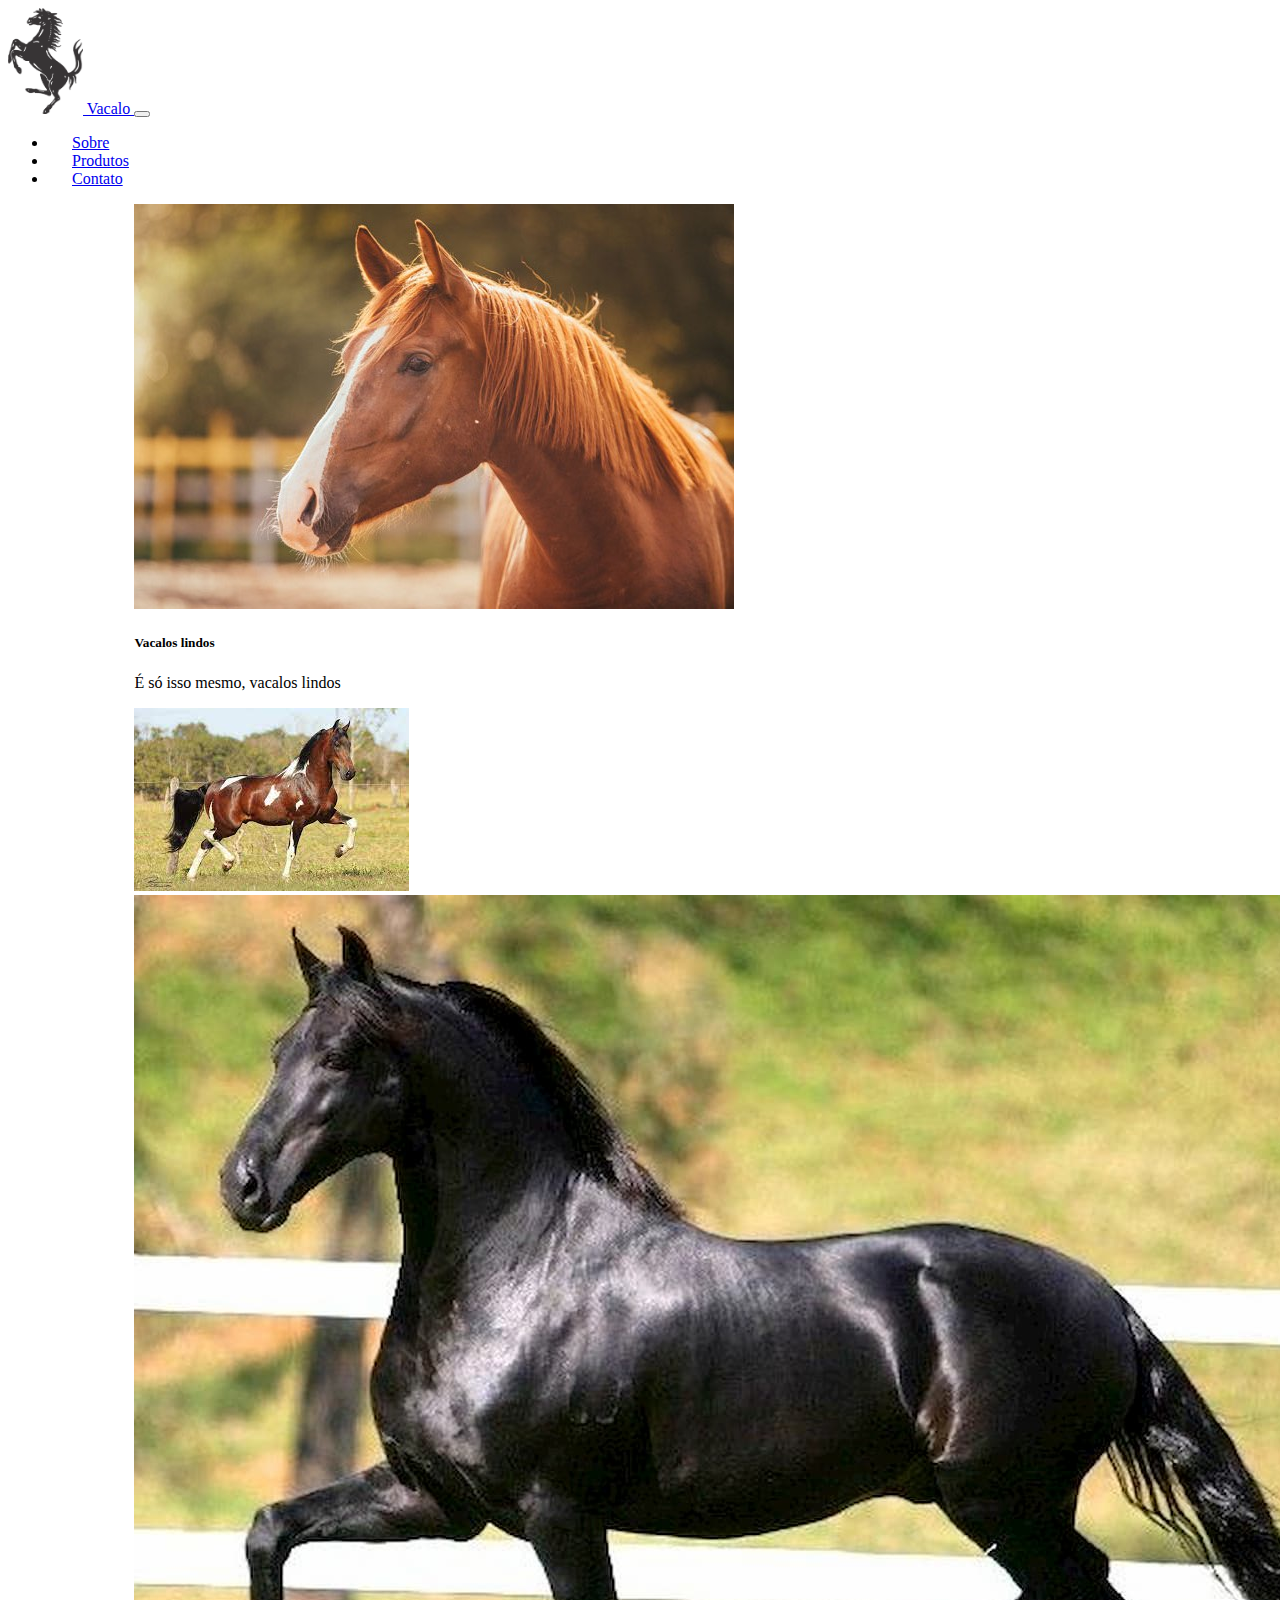
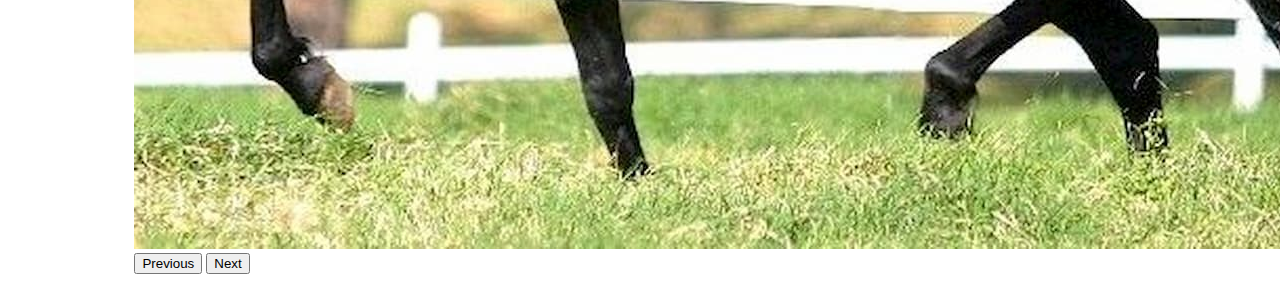
<file: src/Front-end/Bootstrap/index.html>
<!DOCTYPE html>
<html lang="en">
<head>
  <meta charset="UTF-8">
  <meta http-equiv="X-UA-Compatible" content="IE=edge">
  <meta name="viewport" content="width=device-width, initial-scale=1.0">
  <link href="https://cdn.jsdelivr.net/npm/bootstrap@5.0.1/dist/css/bootstrap.min.css" rel="stylesheet" integrity="sha384-+0n0xVW2eSR5OomGNYDnhzAbDsOXxcvSN1TPprVMTNDbiYZCxYbOOl7+AMvyTG2x" crossorigin="anonymous">
  <link href="style.css" rel="stylesheet">
  <title>Bootstrap</title>
</head>
<body>
  <header>
    <nav class="navbar navbar-expand-lg navbar-light bg-light">
      <div class="container-fluid">
        <a class="navbar-brand" href="index.html">
          <img src="assets/logo.png" alt="Vacalo brand image" width="75px" heigh="75px" class="d-inline-block align-text-center">
          Vacalo
        </a>
        <button class="navbar-toggler" type="button" data-bs-toggle="collapse" data-bs-target="#navbarSupportedContent" aria-controls="navbarSupportedContent" aria-expanded="false" aria-label="Toggle navigation">
          <span class="navbar-toggler-icon"></span>
        </button>
        <div class="collapse navbar-collapse" id="navbarSupportedContent">
          <ul class="navbar-nav me-auto mb-2 mb-lg-0">
            <li class="nav-item">
              <a class="nav-link" href="#">Sobre</a>
            </li>
            
            <li class="nav-item">
              <a class="nav-link" href="#">Produtos</a>
            </li>
            
            <li class="nav-item">
              <a class="nav-link" href="#">Contato</a>
            </li>
          </ul>
        </div>
      </div>
    </nav>
  </header>
  <main>
    <section id="carousel-section">
      <div id="vacalo-slider" class="carousel slide" data-bs-ride="carousel">
        <div class="carousel-inner">
          <div class="carousel-item active">
            <img src="assets/cavalo1.jpg" class="d-block w-100" alt="assets/cavalo1.jpg">
            <div class="carousel-caption d-none d-md-block">
              <h5>Vacalos lindos</h5>
              <p>É só isso mesmo, vacalos lindos</p>
            </div>
          </div>
          <div class="carousel-item">
            <img src="assets/cavalo2.jfif" class="d-block w-100" alt="assets/cavalo2.jpg">
          </div>
          <div class="carousel-item">
            <img src="assets/cavalo3.jpg" class="d-block w-100" alt="assets/cavalo3.jpg">
          </div>
        </div>
        <button class="carousel-control-prev" type="button" data-bs-target="#vacalo-slider" data-bs-slide="prev">
          <span class="carousel-control-prev-icon" aria-hidden="true"></span>
          <span class="visually-hidden">Previous</span>
        </button>
        <button class="carousel-control-next" type="button" data-bs-target="#vacalo-slider" data-bs-slide="next">
          <span class="carousel-control-next-icon" aria-hidden="true"></span>
          <span class="visually-hidden">Next</span>
        </button>
      </div>
    </section>
  </main>
  <script src="https://cdn.jsdelivr.net/npm/bootstrap@5.0.1/dist/js/bootstrap.bundle.min.js" integrity="sha384-gtEjrD/SeCtmISkJkNUaaKMoLD0//ElJ19smozuHV6z3Iehds+3Ulb9Bn9Plx0x4" crossorigin="anonymous"></script>
</body>
</html>
</file>
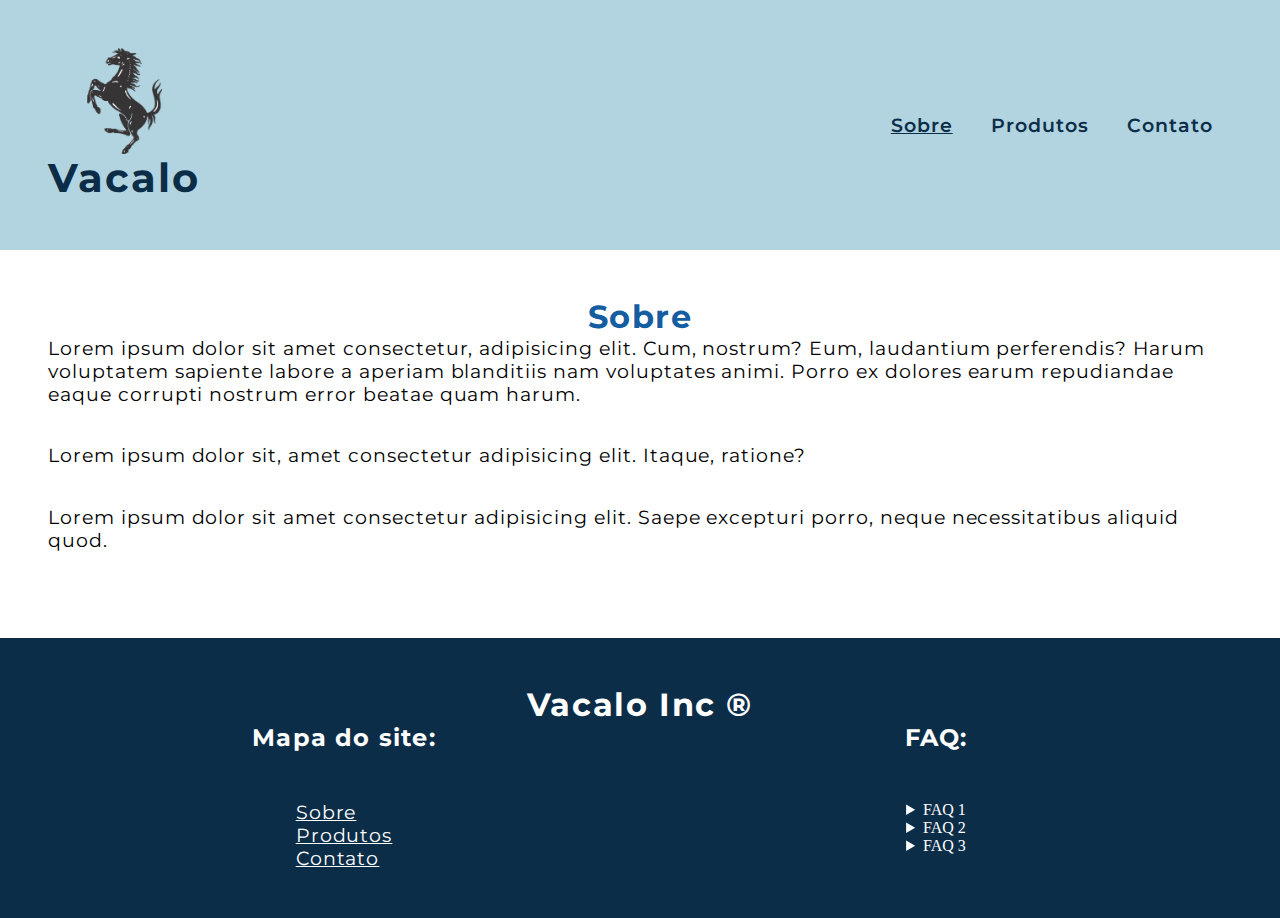
<file: src/Front-end/Componentização/index.html>
<!DOCTYPE html>
<html lang="en">
<head>
  <meta charset="UTF-8">
  <meta http-equiv="X-UA-Compatible" content="IE=edge">
  <meta name="viewport" content="width=device-width, initial-scale=1.0">
  <link href="https://fonts.googleapis.com/css2?family=Montserrat:ital,wght@0,100;0,200;0,300;0,400;0,500;0,600;0,700;0,800;0,900;1,100;1,200;1,300;1,400;1,500;1,600;1,700;1,800;1,900&display=swap" rel="stylesheet">
  <link href="styles/style.css" rel="stylesheet">
  <link href="styles/sobre.css" rel="stylesheet">
  <title>Sobre nós</title>
</head>
<body>
  <header>
    <div class="menu-brand">
      <img src="assets/logo.png" alt="Vacalo">
      <h1>Vacalo</h1>
    </div>
    <div class="menu-items">
      <ul>
        <li class="menu-item"><a id="sobre" class="link selected" href="">Sobre</a></li>
        <li class="menu-item"><a id="produtos" class="link" href="">Produtos</a></li>
        <li class="menu-item"><a id="contato" class="link" href="">Contato</a></li>
      </ul>
    </div>
  </header>
  <main>
    <section class="section-sobre">
      <h2>Sobre</h2>
      <div>
        <p>Lorem ipsum dolor sit amet consectetur, adipisicing elit. Cum, nostrum? Eum, laudantium perferendis? Harum voluptatem sapiente labore a aperiam blanditiis nam voluptates animi. Porro ex dolores earum repudiandae eaque corrupti nostrum error beatae quam harum.</p>
        <p>Lorem ipsum dolor sit, amet consectetur adipisicing elit. Itaque, ratione?</p>
        <p>Lorem ipsum dolor sit amet consectetur adipisicing elit. Saepe excepturi porro, neque necessitatibus aliquid quod.</p>
      </div>
    </section>
  </main>
  <footer>
    <h2 class="color-white">Vacalo Inc &reg;</h2>
    <div class="split">
      <div>
        <h3 class="color-white">Mapa do site:</h3>
        <ul>
          <li><a class="menu-item color-white" href="">Sobre</a></li>
          <li><a class="menu-item color-white" href="">Produtos</a></li>
          <li><a class="menu-item color-white" href="">Contato</a></li>
        </ul>
      </div>
      <div>
        <h3 class="color-white">FAQ:</h3>
        <details>
          <summary class="color-white">FAQ 1</summary>
          <p class="color-white">Lorem ipsum dolor sit amet, consectetur adipisicing elit. Est, maiores.</p>
        </details>
        
        <details>
          <summary class="color-white">FAQ 2</summary>
          <p class="color-white">Lorem ipsum dolor sit amet, consectetur adipisicing elit. Est, maiores.</p>
        </details>
        
        <details>
          <summary class="color-white">FAQ 3</summary>
          <p class="color-white">Lorem ipsum dolor sit amet, consectetur adipisicing elit. Est, maiores.</p>
        </details>
      </div>
    </div>
  </footer>
  <script src="index.js"></script>
</body>
</html>
</file>
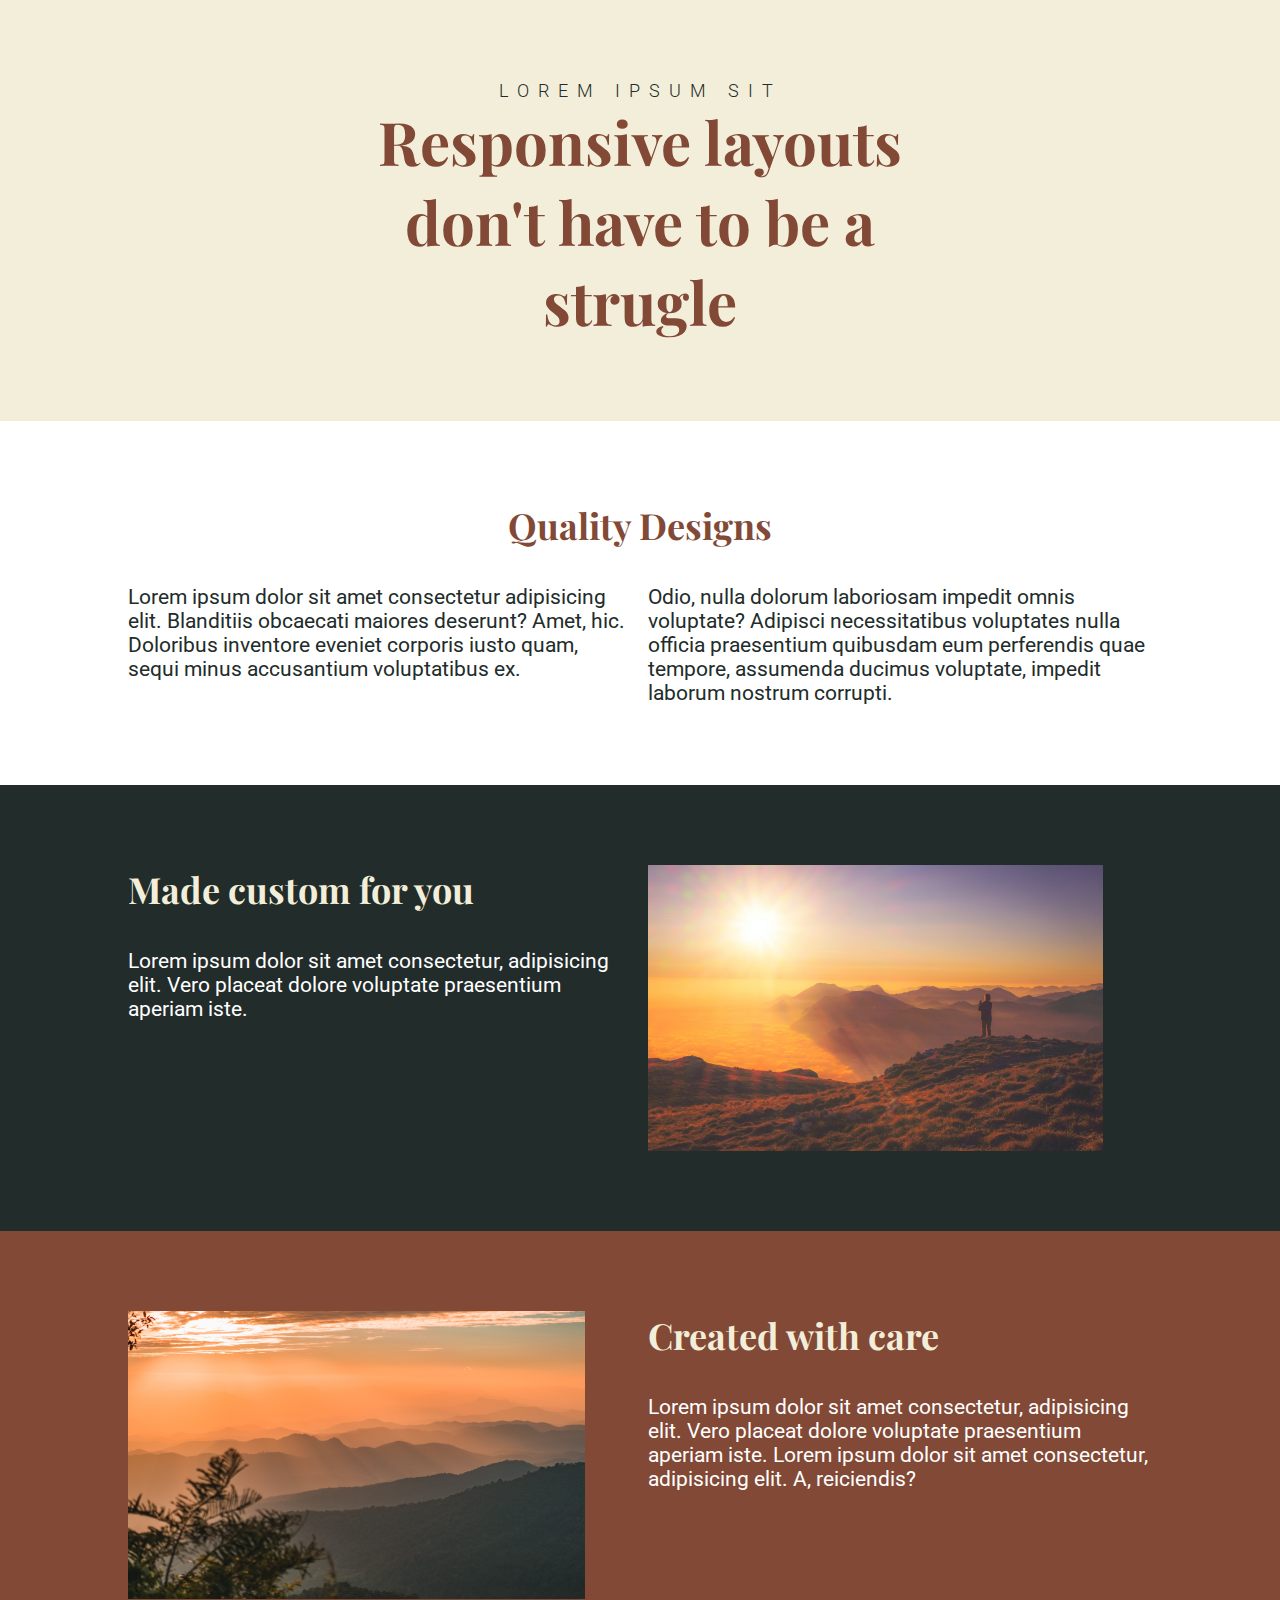
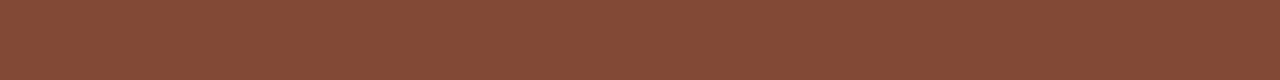
<file: src/Front-end/Desafio/index.html>
<!DOCTYPE html>
<html lang="en">
<head>
  <meta charset="UTF-8">
  <meta http-equiv="X-UA-Compatible" content="IE=edge">
  <meta name="viewport" content="width=device-width, initial-scale=1.0">
  <link rel="preconnect" href="https://fonts.gstatic.com">
  <link href="https://fonts.googleapis.com/css2?family=Playfair+Display:ital,wght@0,400;0,500;0,600;0,700;0,800;0,900;1,400;1,500;1,600;1,700;1,800;1,900&display=swap" rel="stylesheet">
  <link href="https://fonts.googleapis.com/css2?family=Roboto:ital,wght@0,100;0,300;0,400;0,500;0,700;0,900;1,100;1,300;1,400;1,500;1,700;1,900&display=swap" rel="stylesheet">
  <link rel="stylesheet" href="styles.css">
  <title>Document</title>
</head>
<body>
  <header class="conteiner --conteiner-narrow bclr-cream">
    <p class="light txt-align-center">Lorem ipsum sit</p>
    <h1 class="clr-brown txt-align-center">Responsive layouts don't have to be a strugle</h1>
  </header>
  <section class="conteiner bclr-white">
    <h2 class="clr-brown txt-align-center">Quality Designs</h2>
    <div class="split">
      <div>
        <p>Lorem ipsum dolor sit amet consectetur adipisicing elit. Blanditiis obcaecati maiores deserunt? Amet, hic. Doloribus inventore eveniet corporis iusto quam, sequi minus accusantium voluptatibus ex.</p>
      </div>
      <div>
        <p>Odio, nulla dolorum laboriosam impedit omnis voluptate? Adipisci necessitatibus voluptates nulla officia praesentium quibusdam eum perferendis quae tempore, assumenda ducimus voluptate, impedit laborum nostrum corrupti.</p>
      </div>
    </div>
  </section>
  <section class="conteiner bclr-dark">
    <div class="split">
      <div>
        <h2 class="clr-cream">Made custom for you</h2>
        <p class="clr-white">Lorem ipsum dolor sit amet consectetur, adipisicing elit. Vero placeat dolore voluptate praesentium aperiam iste.</p>
      </div>
      <div>
        <img src="assets/img1.jpeg" alt="qualquer imagem">
      </div>
    </div>
  </section>
  <section class="conteiner bclr-brown">
    <div class="split">
      <div>
        <img src="assets/img2.jpeg" alt="qualquer imagem">
      </div>
      <div>
        <h2 class="clr-cream">Created with care</h2>
        <p class="clr-white">Lorem ipsum dolor sit amet consectetur, adipisicing elit. Vero placeat dolore voluptate praesentium aperiam iste. Lorem ipsum dolor sit amet consectetur, adipisicing elit. A, reiciendis?</p>
      </div>
    </div>
  </section>
</body>
</html>
</file>
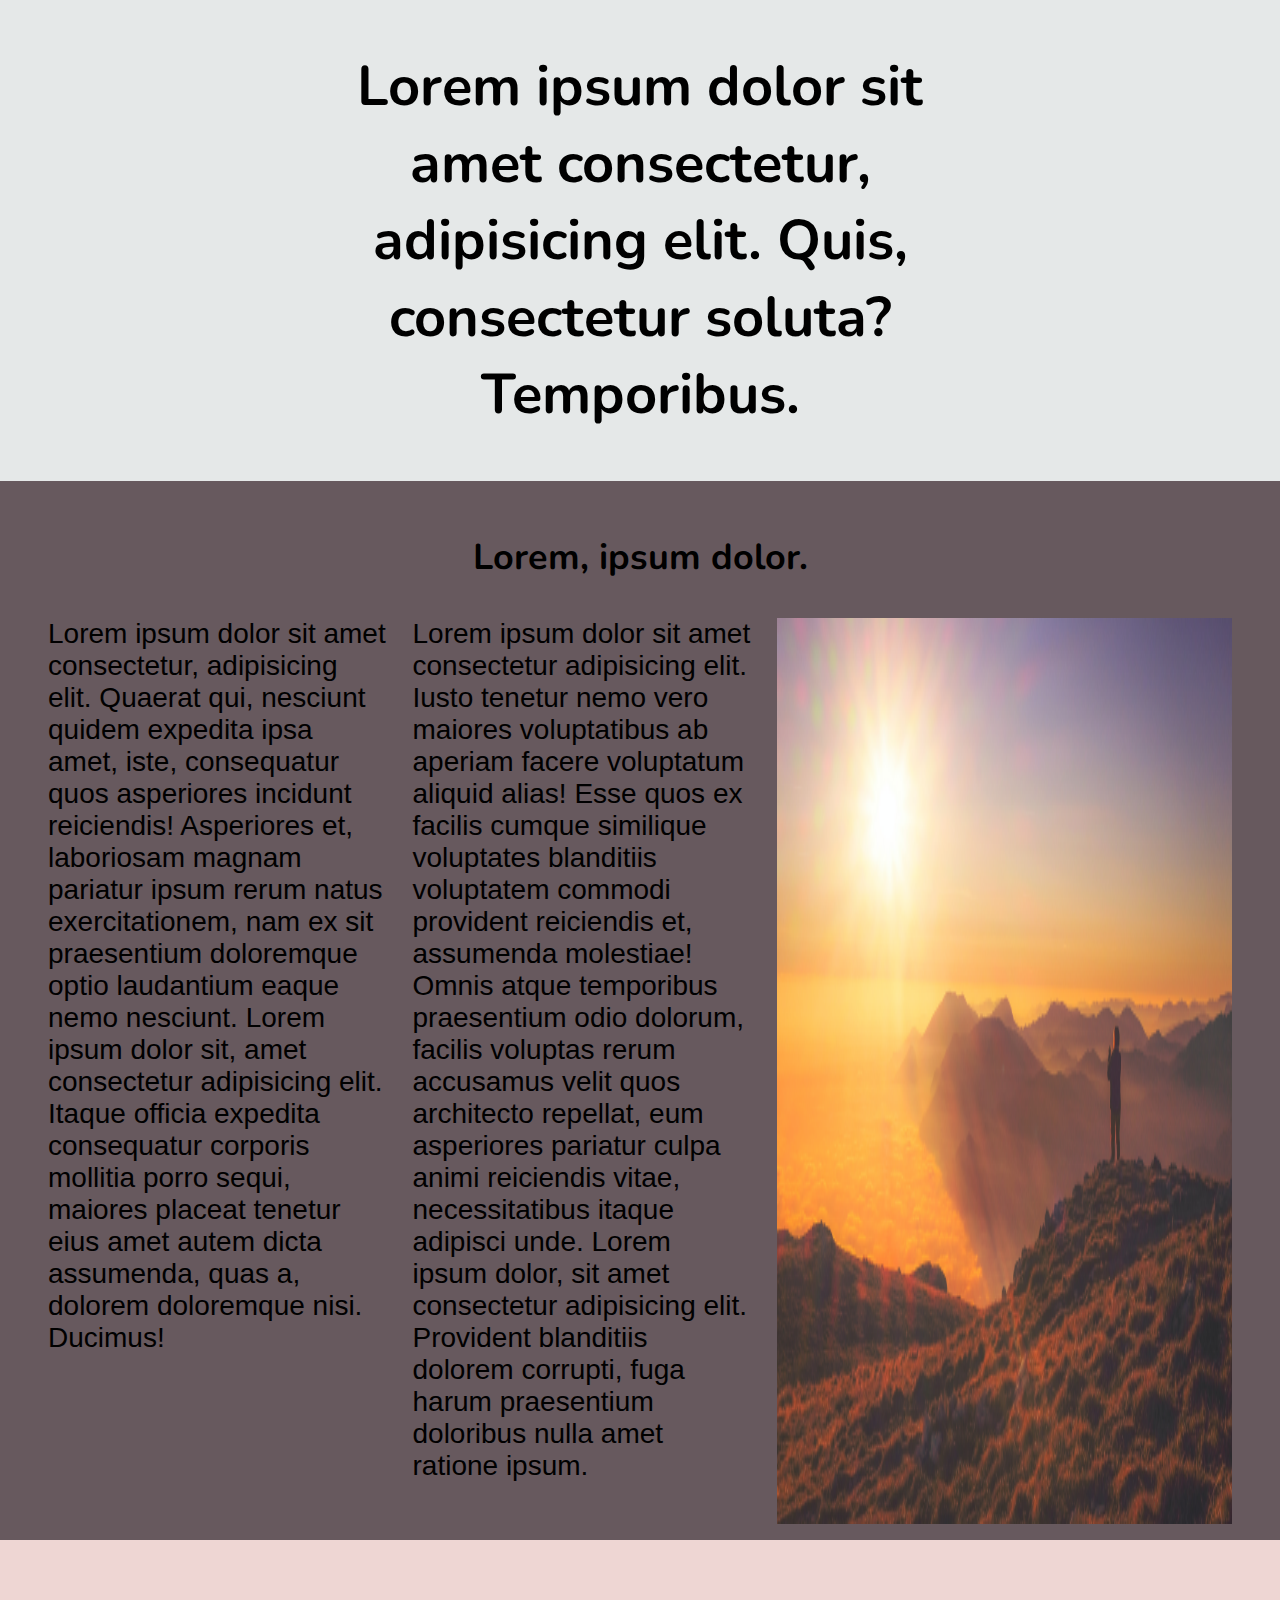
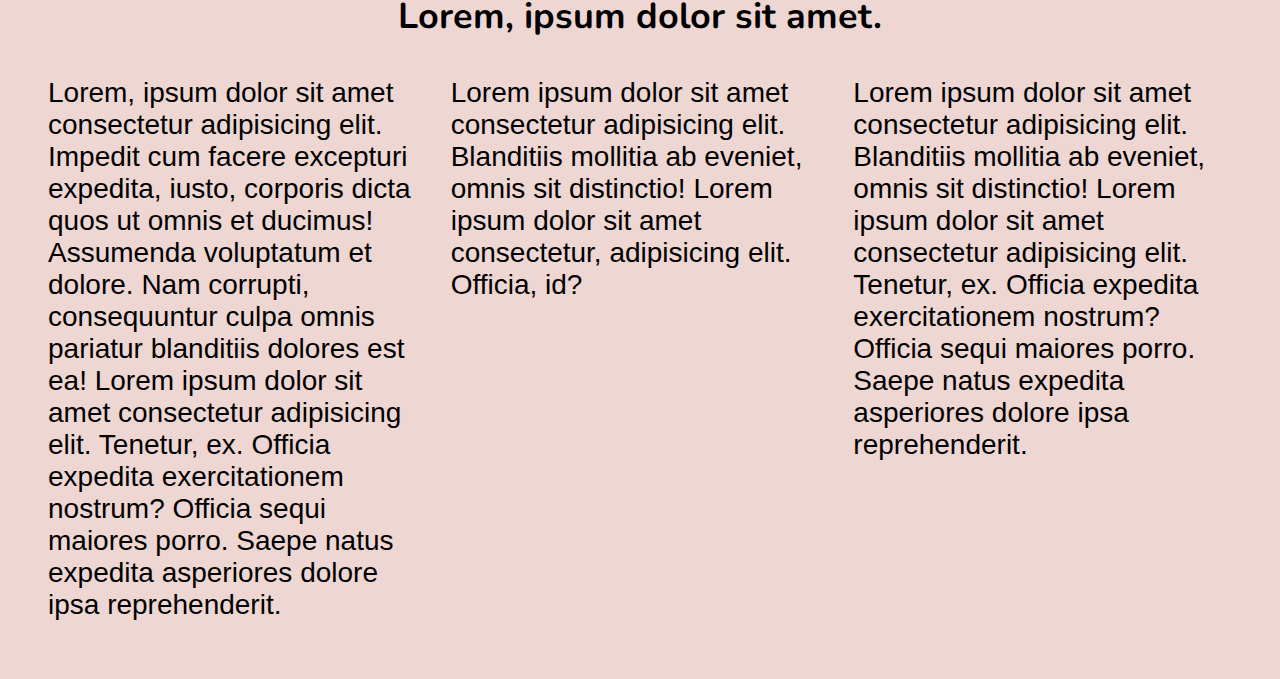
<file: src/Front-end/Responsividade/index.html>
<!DOCTYPE html>
<html lang="en">
<head>
  <meta charset="UTF-8">
  <meta http-equiv="X-UA-Compatible" content="IE=edge">
  <meta name="viewport" content="width=device-width, initial-scale=1.0">
  <title>Responsividade</title>
  <link rel="preconnect" href="https://fonts.gstatic.com">
  <link href="https://fonts.googleapis.com/css2?family=Nunito:ital,wght@0,200;0,300;0,400;0,600;0,700;0,800;0,900;1,200;1,300;1,400;1,600;1,700;1,800;1,900&display=swap" rel="stylesheet">
  <link rel="stylesheet" href="styles.css">
</head>
<body>
  <header class="bg-lighter">
    <h1>Lorem ipsum dolor sit amet consectetur, adipisicing elit. Quis, consectetur soluta? Temporibus.</h1>
  </header>
  <section class="content bg-dark">
    <h2>Lorem, ipsum dolor.</h2>
    <div class="split">
      <div class="flex-basis-100">
        <p>Lorem ipsum dolor sit amet consectetur, adipisicing elit. Quaerat qui, nesciunt quidem expedita ipsa amet, iste, consequatur quos asperiores incidunt reiciendis! Asperiores et, laboriosam magnam pariatur ipsum rerum natus exercitationem, nam ex sit praesentium doloremque optio laudantium eaque nemo nesciunt. Lorem ipsum dolor sit, amet consectetur adipisicing elit. Itaque officia expedita consequatur corporis mollitia porro sequi, maiores placeat tenetur eius amet autem dicta assumenda, quas a, dolorem doloremque nisi. Ducimus!</p>
      </div>
      <div class="flex-basis-100">
        <p>Lorem ipsum dolor sit amet consectetur adipisicing elit. Iusto tenetur nemo vero maiores voluptatibus ab aperiam facere voluptatum aliquid alias! Esse quos ex facilis cumque similique voluptates blanditiis voluptatem commodi provident reiciendis et, assumenda molestiae! Omnis atque temporibus praesentium odio dolorum, facilis voluptas rerum accusamus velit quos architecto repellat, eum asperiores pariatur culpa animi reiciendis vitae, necessitatibus itaque adipisci unde. Lorem ipsum dolor, sit amet consectetur adipisicing elit. Provident blanditiis dolorem corrupti, fuga harum praesentium doloribus nulla amet ratione ipsum.</p>
      </div>
      <img class="flex-basis-100" src="../Desafio/assets/img1.jpeg" alt="Montanhas sob o nascer do Sol e uma pessoa ao fundo">
    </div>
  </section>
  <section class="content bg-light">
    <h2>Lorem, ipsum dolor sit amet.</h2>
    <div class="split">
      <div class="flex-basis-100">
        <p>Lorem, ipsum dolor sit amet consectetur adipisicing elit. Impedit cum facere excepturi expedita, iusto, corporis dicta quos ut omnis et ducimus! Assumenda voluptatum et dolore. Nam corrupti, consequuntur culpa omnis pariatur blanditiis dolores est ea! Lorem ipsum dolor sit amet consectetur adipisicing elit. Tenetur, ex. Officia expedita exercitationem nostrum? Officia sequi maiores porro. Saepe natus expedita asperiores dolore ipsa reprehenderit.</p>
      </div>
      <div class="flex-basis-100">
        <p>Lorem ipsum dolor sit amet consectetur adipisicing elit. Blanditiis mollitia ab eveniet, omnis sit distinctio! Lorem ipsum dolor sit amet consectetur, adipisicing elit. Officia, id?</p>
      </div>
      <div class="flex-basis-100">
        <p>Lorem ipsum dolor sit amet consectetur adipisicing elit. Blanditiis mollitia ab eveniet, omnis sit distinctio! Lorem ipsum dolor sit amet consectetur adipisicing elit. Tenetur, ex. Officia expedita exercitationem nostrum? Officia sequi maiores porro. Saepe natus expedita asperiores dolore ipsa reprehenderit.</p>
      </div>
    </div>
  </section>
</body>
</html>
</file>
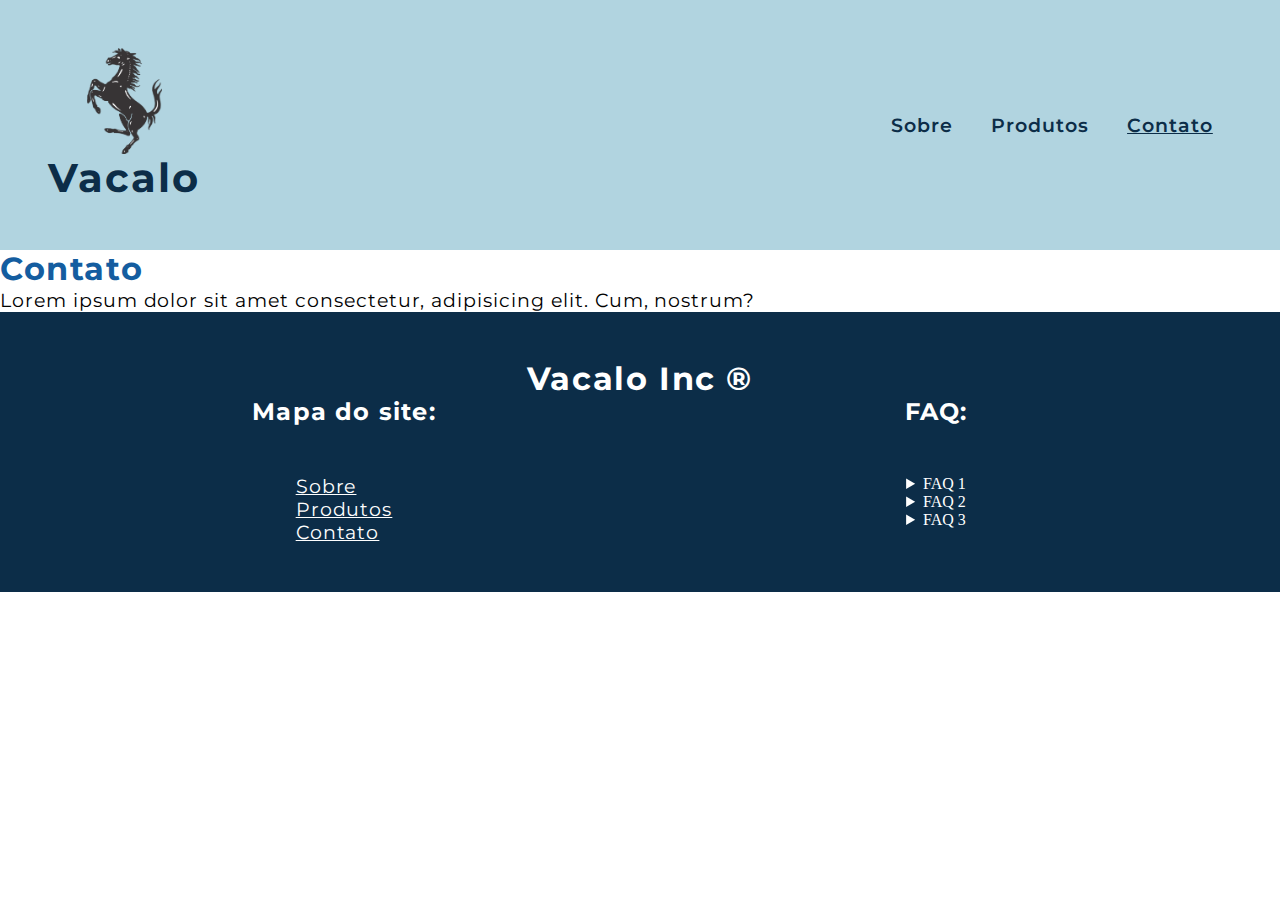
<file: src/Front-end/Componentização/contato/index.html>
<!DOCTYPE html>
<html lang="en">
<head>
  <meta charset="UTF-8">
  <meta http-equiv="X-UA-Compatible" content="IE=edge">
  <meta name="viewport" content="width=device-width, initial-scale=1.0">
  <link href="https://fonts.googleapis.com/css2?family=Montserrat:ital,wght@0,100;0,200;0,300;0,400;0,500;0,600;0,700;0,800;0,900;1,100;1,200;1,300;1,400;1,500;1,600;1,700;1,800;1,900&display=swap" rel="stylesheet">
  <link href="../styles/style.css" rel="stylesheet">
  <title>Contato</title>
</head>
<body>
  <header>
    <div class="menu-brand">
      <img src="../assets/logo.png" alt="Vacalo">
      <h1>Vacalo</h1>
    </div>
    <div class="menu-items">
      <ul>
        <li class="menu-item"><a id="sobre" class="link" href="">Sobre</a></li>
        <li class="menu-item"><a id="produtos" class="link" href="">Produtos</a></li>
        <li class="menu-item"><a id="contato" class="link selected" href="">Contato</a></li>
      </ul>
    </div>
  </header>
  <main>
    <section>
      <h2>Contato</h2>
      <div>
        <p>Lorem ipsum dolor sit amet consectetur, adipisicing elit. Cum, nostrum?</p>
      </div>
    </section>
  </main>
  <footer>
    <h2 class="color-white">Vacalo Inc &reg;</h2>
    <div class="split">
      <div>
        <h3 class="color-white">Mapa do site:</h3>
        <ul>
          <li><a class="menu-item color-white" href="">Sobre</a></li>
          <li><a class="menu-item color-white" href="">Produtos</a></li>
          <li><a class="menu-item color-white" href="">Contato</a></li>
        </ul>
      </div>
      <div>
        <h3 class="color-white">FAQ:</h3>
        <details>
          <summary class="color-white">FAQ 1</summary>
          <p class="color-white">Lorem ipsum dolor sit amet, consectetur adipisicing elit. Est, maiores.</p>
        </details>
        
        <details>
          <summary class="color-white">FAQ 2</summary>
          <p class="color-white">Lorem ipsum dolor sit amet, consectetur adipisicing elit. Est, maiores.</p>
        </details>
        
        <details>
          <summary class="color-white">FAQ 3</summary>
          <p class="color-white">Lorem ipsum dolor sit amet, consectetur adipisicing elit. Est, maiores.</p>
        </details>
      </div>
    </div>
  </footer>
  <script src="../index.js"></script>
</body>
</html>
</file>
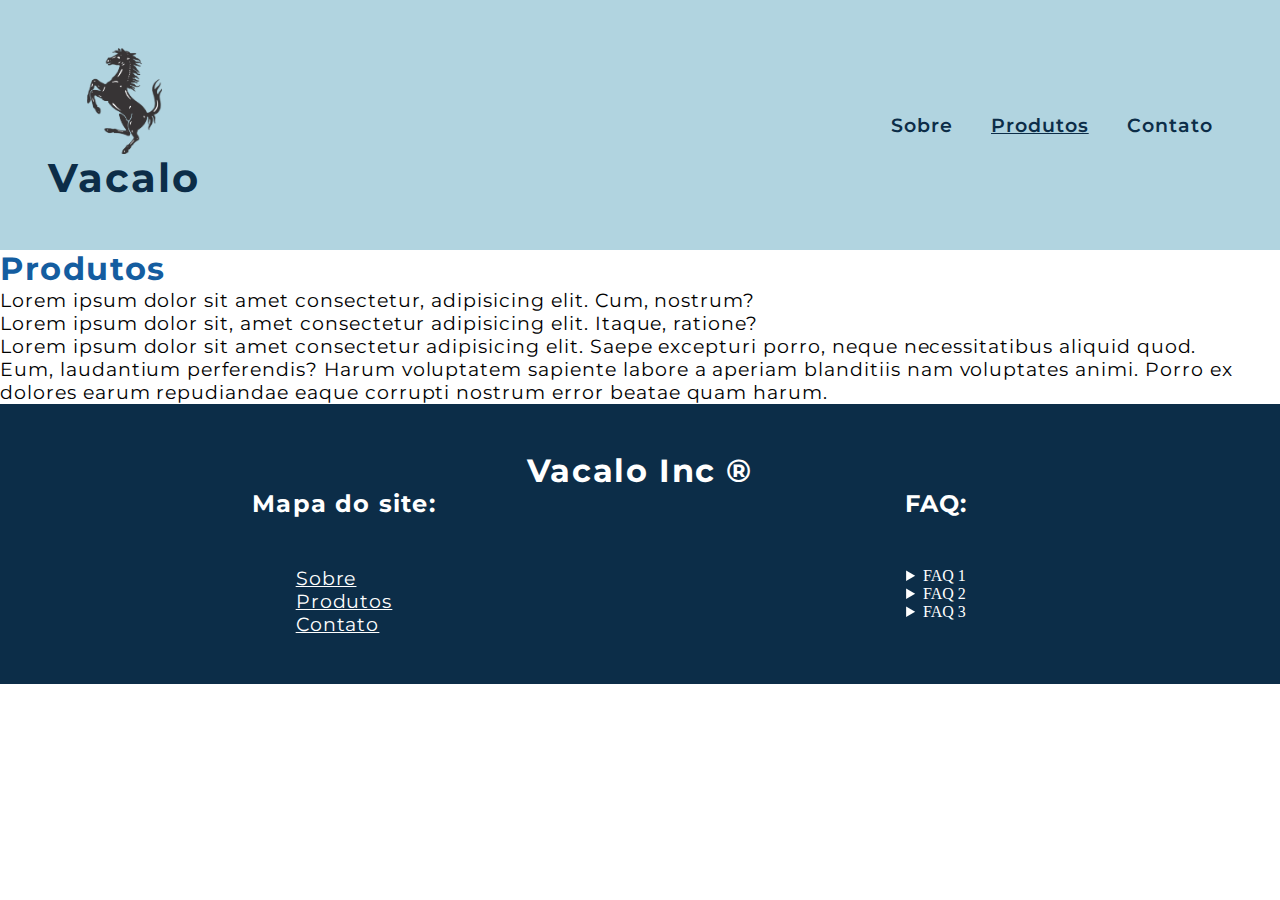
<file: src/Front-end/Componentização/produtos/index.html>
<!DOCTYPE html>
<html lang="en">
<head>
  <meta charset="UTF-8">
  <meta http-equiv="X-UA-Compatible" content="IE=edge">
  <meta name="viewport" content="width=device-width, initial-scale=1.0">
  <link href="https://fonts.googleapis.com/css2?family=Montserrat:ital,wght@0,100;0,200;0,300;0,400;0,500;0,600;0,700;0,800;0,900;1,100;1,200;1,300;1,400;1,500;1,600;1,700;1,800;1,900&display=swap" rel="stylesheet">
  <link href="../styles/style.css" rel="stylesheet">
  <title>Produtos</title>
</head>
<body>
  <header>
    <div class="menu-brand">
      <img src="../assets/logo.png" alt="Vacalo">
      <h1>Vacalo</h1>
    </div>
    <div class="menu-items">
      <ul>
        <li class="menu-item"><a id="sobre" class="link" href="">Sobre</a></li>
        <li class="menu-item"><a id="produtos" class="link selected" href="">Produtos</a></li>
        <li class="menu-item"><a id="contato" class="link" href="">Contato</a></li>
      </ul>
    </div>
  </header>
  <main>
    <section>
      <h2>Produtos</h2>
      <div>
        <p>Lorem ipsum dolor sit amet consectetur, adipisicing elit. Cum, nostrum?</p>
        <p>Lorem ipsum dolor sit, amet consectetur adipisicing elit. Itaque, ratione?</p>
        <p>Lorem ipsum dolor sit amet consectetur adipisicing elit. Saepe excepturi porro, neque necessitatibus aliquid quod.</p>
        <p>Eum, laudantium perferendis? Harum voluptatem sapiente labore a aperiam blanditiis nam voluptates animi. Porro ex dolores earum repudiandae eaque corrupti nostrum error beatae quam harum.</p>
      </div>
    </section>
  </main>
  <footer>
    <h2 class="color-white">Vacalo Inc &reg;</h2>
    <div class="split">
      <div>
        <h3 class="color-white">Mapa do site:</h3>
        <ul>
          <li><a class="menu-item color-white" href="">Sobre</a></li>
          <li><a class="menu-item color-white" href="">Produtos</a></li>
          <li><a class="menu-item color-white" href="">Contato</a></li>
        </ul>
      </div>
      <div>
        <h3 class="color-white">FAQ:</h3>
        <details>
          <summary class="color-white">FAQ 1</summary>
          <p class="color-white">Lorem ipsum dolor sit amet, consectetur adipisicing elit. Est, maiores.</p>
        </details>
        
        <details>
          <summary class="color-white">FAQ 2</summary>
          <p class="color-white">Lorem ipsum dolor sit amet, consectetur adipisicing elit. Est, maiores.</p>
        </details>
        
        <details>
          <summary class="color-white">FAQ 3</summary>
          <p class="color-white">Lorem ipsum dolor sit amet, consectetur adipisicing elit. Est, maiores.</p>
        </details>
      </div>
    </div>
  </footer>
  <script src="../index.js"></script>
</body>
</html>
</file>
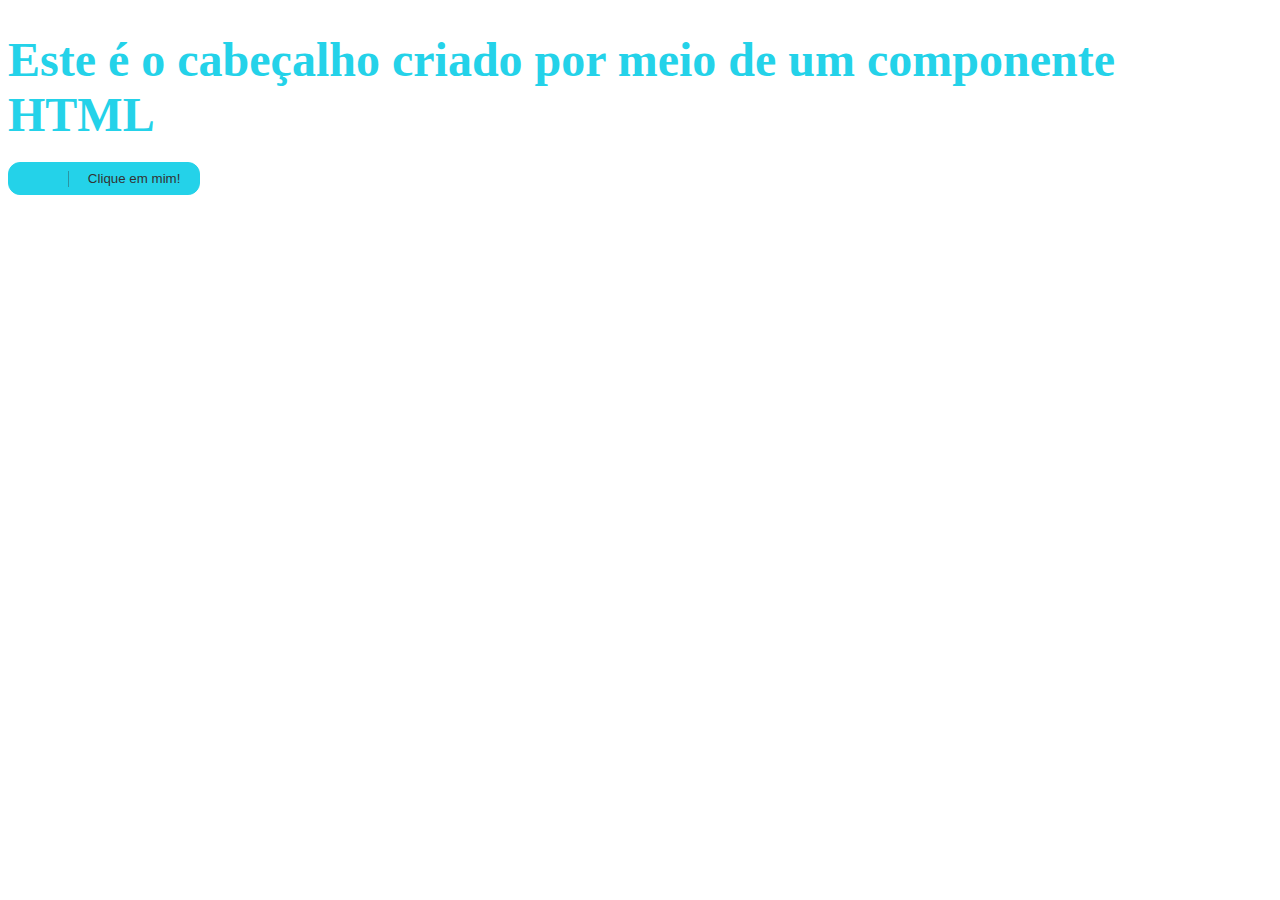
<file: src/Front-end/projeto/src/index.html>
<!DOCTYPE html>
<html lang="en">
<head>
  <meta charset="UTF-8">
  <meta http-equiv="X-UA-Compatible" content="IE=edge">
  <meta name="viewport" content="width=device-width, initial-scale=1.0">
  <link rel="stylesheet" href="style.css">
  <title>Projeto</title>
</head>
<body>
  <object data="header">Header</object>
  <object data="button">Botão Clique em mim</object>
</body>
</html>
</file>
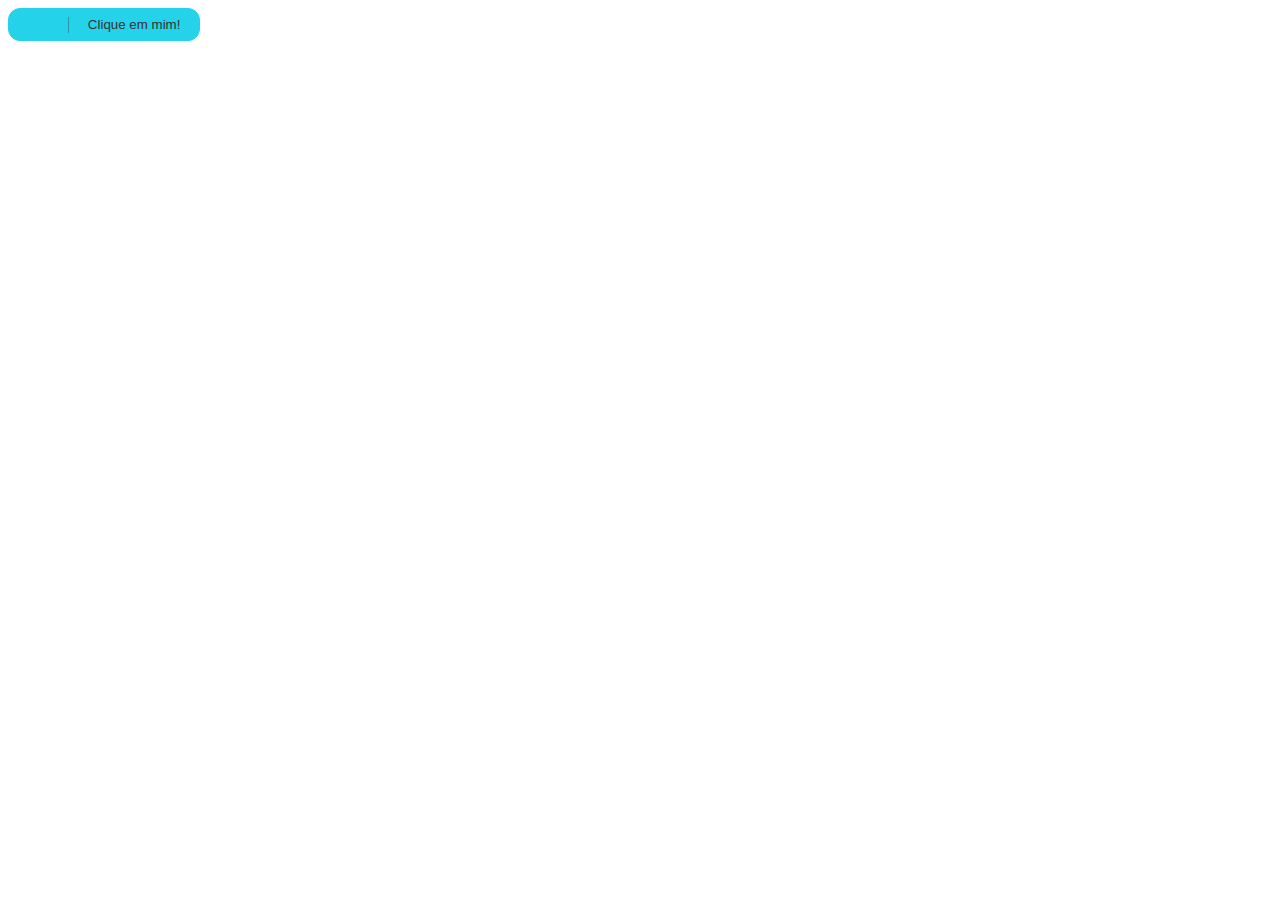
<file: src/Front-end/projeto/src/button/index.html>
<!DOCTYPE html>
<html lang="en">
<head>
  <meta charset="UTF-8">
  <meta http-equiv="X-UA-Compatible" content="IE=edge">
  <meta name="viewport" content="width=device-width, initial-scale=1.0">
  <link rel="stylesheet" href="https://cdnjs.cloudflare.com/ajax/libs/font-awesome/5.15.3/css/all.min.css" integrity="sha512-iBBXm8fW90+nuLcSKlbmrPcLa0OT92xO1BIsZ+ywDWZCvqsWgccV3gFoRBv0z+8dLJgyAHIhR35VZc2oM/gI1w==" crossorigin="anonymous" referrerpolicy="no-referrer" />
  <link rel="stylesheet" href="style.css">
  <title></title>
</head>
<body>
  <button>
    <div class="btn-icon" onclick="mandaMsg()">
      <i class="fas fa-file-download"></i>
    </div>
    <div class="btn-content" onclick="clickMe()">
      Clique em mim! 
    </div>
  </button>
  <script src="index.js"></script>
</body>
</html>
</file>
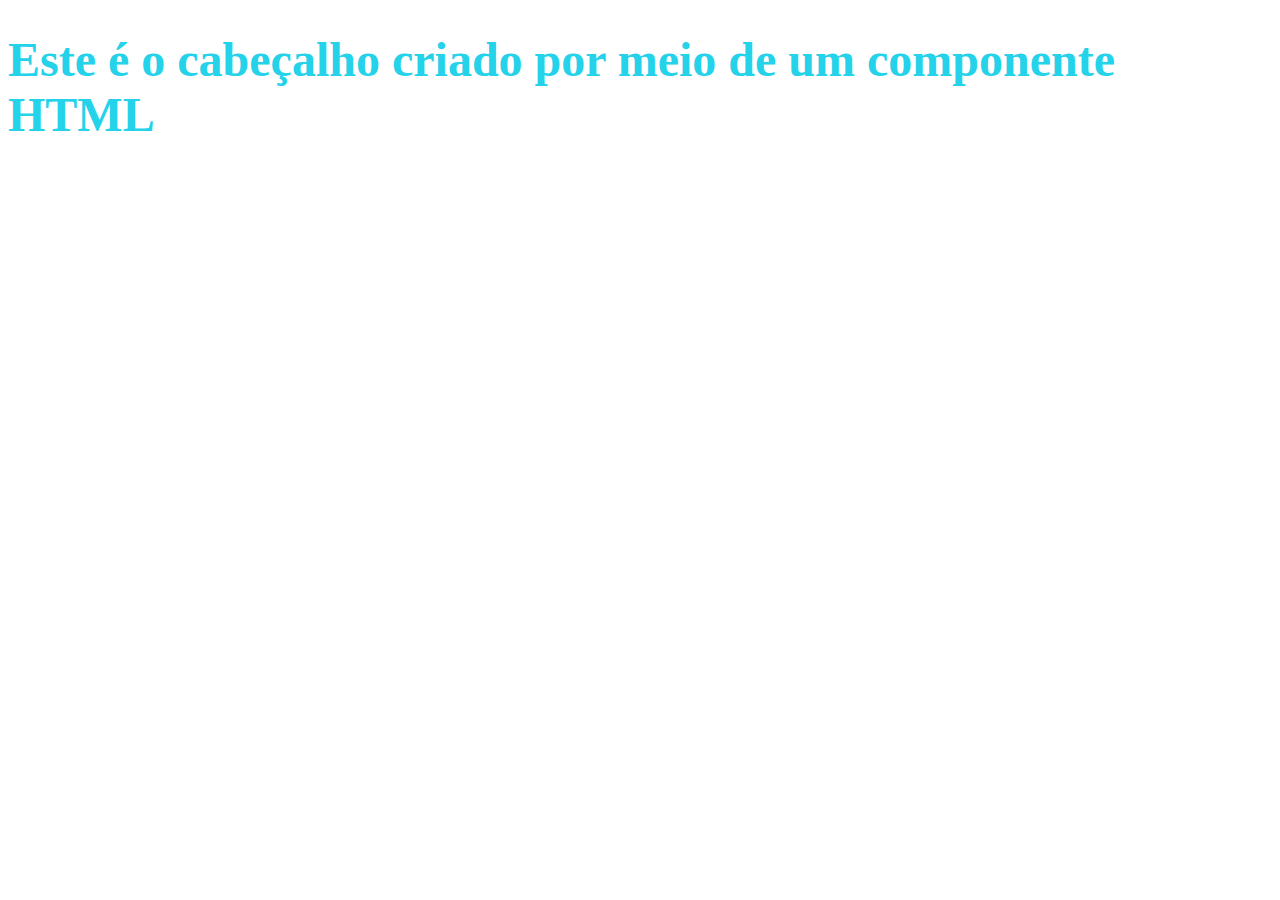
<file: src/Front-end/projeto/src/header/index.html>
<!DOCTYPE html>
<html lang="en">
<head>
  <meta charset="UTF-8">
  <meta http-equiv="X-UA-Compatible" content="IE=edge">
  <meta name="viewport" content="width=device-width, initial-scale=1.0">
  <link rel="stylesheet" href="style.css">
  <title></title>
</head>
<body>
  <header id="header">
    <h1>Este é o cabeçalho criado por meio de um componente HTML</h1>
  </header>
  <script src="index.js"></script>
</body>
</html>
</file>
<file: src/Front-end/Bootstrap/style.css>
nav.navbar .navbar-collapse {
  flex-grow: unset;
  flex-basis: unset;
}

nav.navbar .navbar-collapse .nav-link {
  padding: 1em 1.5em !important;
}

nav.navbar .navbar-collapse .nav-link:hover,
nav.navbar .navbar-collapse .nav-link:focus {
  text-decoration: underline;
}

main {
  display: flex;
  flex-direction: column;
  align-items: center;
}
#carousel-section {
  width: 80%;
}
</file>
<file: src/Front-end/Componentização/styles/style.css>
:root {
  --babyBlue: #B1D4E0;
  --blueGrotto: #60A3D9;
  --blue: #2E8BC0;
  --royalBlue: #0074B7;
  --darkBlue: #0C2D48;
  --midnightBlue: #145DA0;
}

*,
*::before,
*::after {
  box-sizing: border-box;
  border: 0;
  padding: 0;
  margin: 0;
}

/* 
  TIPOGRAFIAS
*/

h1,
h2,
h3,
p,
a,
input,
label {
  font-family: Montserrat;
  letter-spacing: 0.05em;
  line-height: 1.2em;
}

h1 {
  font-size: 2.5em;
  color: var(--darkBlue);
}

h2 {
  font-size: 2.0em;
}

h3 {
  font-size: 1.5em;
}

h2, 
h3 {
  color: var(--midnightBlue);
}

p, a {
  font-size: 1.2em;
}

.color-white {
  color: white;
}


/* 
  Conteiners
*/

header {
  display: flex;
  justify-content: space-between;
  align-items: center;
  padding: 3em;
  background-color: var(--babyBlue);
  width: auto;
}

header .menu-brand {
  display: flex;
  flex-direction: column;
  justify-content: center;
  align-items: center;
}

header .menu-brand img {
  width: 75px;
}

header .menu-items ul {
  display: flex;
}

.menu-item a {
  padding: 0.5em 1em;
  text-decoration: none;
  color: var(--darkBlue);
  font-weight: 600;
}

.menu-item a:hover,
.menu-item a:focus,
.menu-item a.selected {
  outline: 0;
  text-decoration: underline;
}

footer {
  display: flex;
  flex-direction: column;
  align-items: center;
  padding: 3em;
  background-color: var(--darkBlue);
  width: auto;
}

footer .split {
  display: flex;
  position: relative;
  width: 100%;
}

footer .split > div {
  flex-basis: 100%;
  display: flex;
  flex-direction: column;
  align-items: center;
  width: 100%;
}

footer .split > div h3 {
  margin-bottom: 2em;
}


ul {
  list-style: none;
}
</file>
<file: src/Front-end/Componentização/styles/sobre.css>
.section-sobre {
  display: flex;
  flex-direction: column;
  padding: 3em;
}

.section-sobre h2 {
  text-align: center;
}

.section-sobre p {
  margin-bottom: 2em;
}
</file>
<file: src/Front-end/Desafio/styles.css>
:root {
  --ff-header: "Playfair Display";
  --ff-paragraph: Roboto;
  --clr-light1: #FFFFFF;
  --clr-light2: #F3EED9;
  --clr-dark1: #824936;
  --clr-dark2: #222C2A;
}

*,
*::before,
*::after {
  color: var(--clr-dark2);
  box-sizing: border-box;
  margin: 0;
  padding: 0;
}

/* TYPOGRAPHY */

h1, 
h2 {
  font-family: var(--ff-header);
  font-weight: bold;
}

h1 {
  font-size: 60px;
}

h2 {
  font-size: 36px;
  margin-bottom: 1em;
}

p {
  font-family: var(--ff-paragraph);
  font-size: 21px;
  font-weight: normal;
}

.txt-align-center {
  text-align: center;
}

p.light {
  font-size: 18px;
  font-weight: 300;
  letter-spacing: 0.5em;
  text-transform: uppercase;
}

.clr-brown {
  color: var(--clr-dark1);
}

.clr-cream {
  color: var(--clr-light2);
}

.clr-white {
  color: var(--clr-light1);
}

/* CONTEINERS */

.conteiner {
  padding: 2em;
  display: flex;
  flex-direction: column;
}

.--conteiner-narrow {
  align-items: center;
}

.split {
  display: flex;
  flex-direction: column;
}

.split > * + * {
  margin-top: 2em;
}

img {
  display: block;
  max-width: 100%;
}

.bclr-brown {
  background-color: var(--clr-dark1);
}

.bclr-cream {
  background-color: var(--clr-light2);
}

.bclr-white {
  background-color: var(--clr-light1);
}

.bclr-dark {
  background-color: var(--clr-dark2);
}


@media (min-width: 40em) {
  p.light,
  header h1 {
    max-width: 60%;
  }
  .conteiner {
    padding: 5em 8em;
  }

  .split {
    flex-direction: row;
  }

  .split > * {
    flex-basis: 100%;
  }

  .split > * + * {
    margin-top: 0;
    margin-left: 1em;
  }
}
</file>
<file: src/Front-end/Responsividade/styles.css>
:root {
  --clr-light100: #E5E8E8;
  --clr-light300: #EED6D3;
  --clr-light600: #A49393;
  --clr-dark100: #8D9797;
  --clr-dark300: #67595E;
  --clr-dark600: #4E545C;
  --clr-dark900: #000401;
  --ff: Nunito, "sans-serif";
}

*,
*::after,
*::before {
  box-sizing: border-box;
  margin: 0;
  padding: 0;
}

h1 {
  font-family: var(--ff);
  font-size: 2.5rem;
  text-align: center;
  max-width: 40rem;
}

h2 {
  font-family: var(--ff);
  font-size: 1.75rem;
  margin: 1em 0;
  text-align: center;
}

p {
  font-family: sans-serif;
  font-size: 1.25rem;
  margin: 0 0 1.5em 0;
}

@media (min-width: 80rem) {
  h1 {
    font-size: 3.5rem;
  }
  
  h2 {
    font-size: 2.25rem;
  }
  
  p {
    font-size: 1.75rem;
  }
}

header {
  padding: 3em;
  display: flex;
  justify-content: center;
}

.content {
  padding: 1em 3em;
  display: flex;
  flex-direction: column;
  align-items: center;
}

.split {
  display: flex;
  flex-direction: column;
  max-width: 1440px;
}

img {
  display: block;
}

@media (min-width: 50rem) {
  .split {
    flex-direction: row;
  }

  /* .split > * {
    flex-basis: 100%;
  } */
  .split .flex-basis-100 {
    flex-basis: 100%;
  }

  .split > * + * {
    margin: 0 0 0 1.5em;
  }
}

.bg-lighter {
  background-color: var(--clr-light100);
}

.bg-dark {
  background-color: var(--clr-dark300);
}

.bg-light {
  background-color: var(--clr-light300);
}
</file>
<file: src/Front-end/projeto/src/style.css>
*,
*::after,
*::before {
  box-sizing: border-box;
  border: 0;
  margin: 0;
  padding: 0;
}

object {
  width: 100%;
  height: auto;
}
</file>
<file: src/Front-end/projeto/src/button/style.css>
button {
  display: flex;
  align-items: center;
  position: relative;
  background-color: #24d2e9;
  color: #333333;
  border: 1px solid #24d2e9;
  padding: 0;
  border-radius: 12px;
  width: 12rem;
}

button:hover {
  border: 1px solid #2a95a3;
}

button .btn-icon {
  padding: 0.5rem 0.75rem;
  border-top-left-radius: 12px;
  border-bottom-left-radius: 12px;
  flex-basis: 25%;
  height: 100%;
  border-right: 1px solid #2a95a3;
}

button .btn-icon:hover {
  background-color: #2a95a3;
  color: white;
}


button .btn-content {
  padding: 0.5rem 0.75rem;
  height: 100%;
  flex-basis: 75%;
}
</file>
<file: src/Front-end/projeto/src/header/style.css>
header {
  position: relative;
  width: auto;
  color: #24d2e9;
}

h1 {
  font-size: 3rem;
  color: inherit;
  transition: color ease-in 2s;
}
</file>
